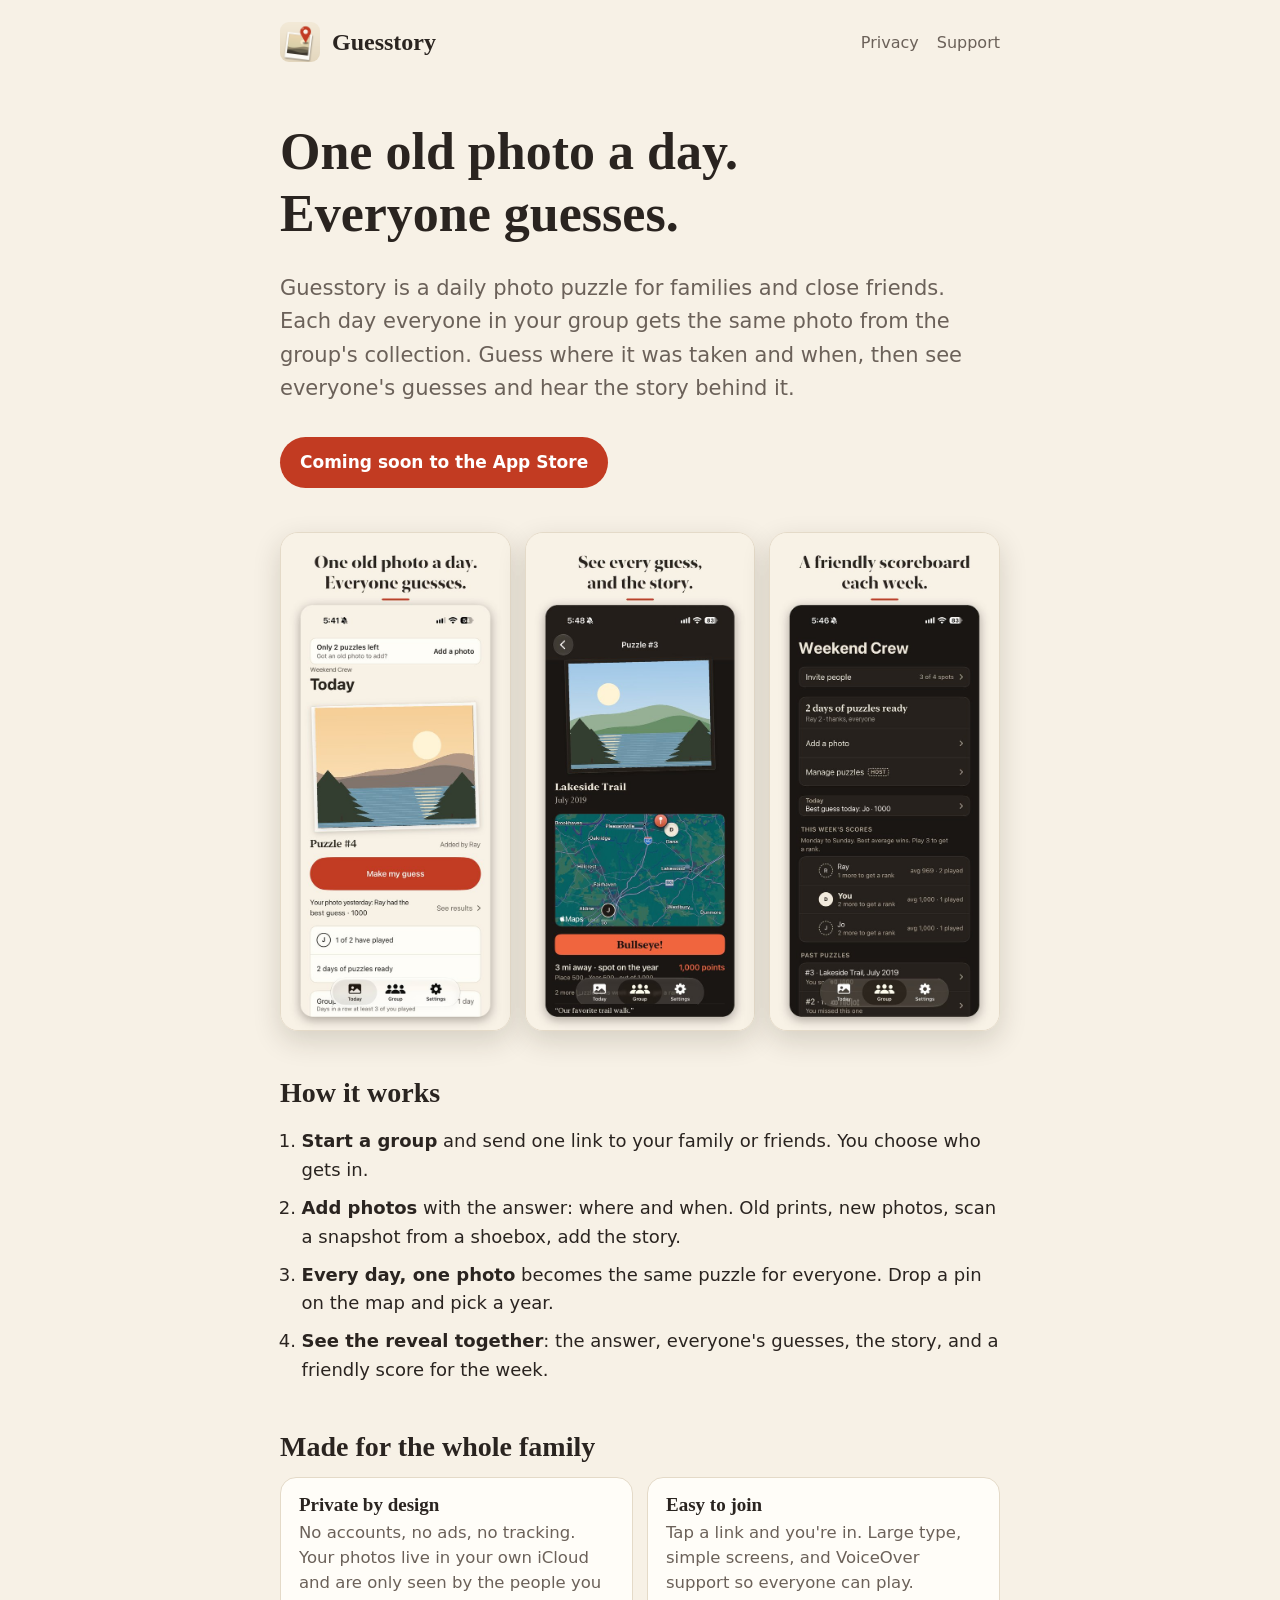
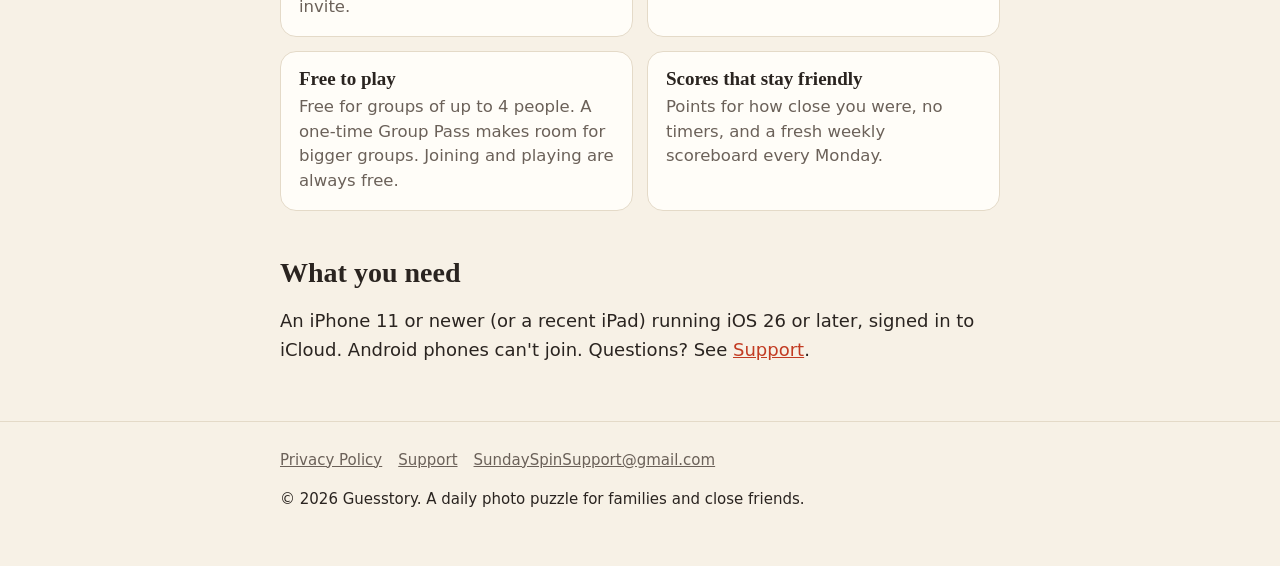
<file: index.html>
<!DOCTYPE html>
<html lang="en">
<head>
<meta charset="utf-8">
<meta name="viewport" content="width=device-width, initial-scale=1">
<title>Guesstory: a daily photo puzzle for families and friends</title>
<meta name="description" content="One old photo a day. Everyone guesses where and when, then sees the reveal together.">
<meta name="color-scheme" content="light dark">
<link rel="icon" type="image/png" href="assets/favicon.png">
<link rel="apple-touch-icon" href="assets/icon.png">
<link rel="stylesheet" href="style.css">
</head>
<body>
<header class="site"><div class="wrap">
<a class="brand" href="index.html"><img src="assets/icon.png" alt="" width="40" height="40">Guesstory</a>
<nav><a href="privacy-policy.html">Privacy</a><a href="support.html">Support</a></nav>
</div></header>
<main class="wrap">

<section class="hero">
<h1>One old photo a day.<br>Everyone guesses.</h1>
<p class="lead">Guesstory is a daily photo puzzle for families and close friends. Each day everyone in your group gets the same photo from the group's collection. Guess where it was taken and when, then see everyone's guesses and hear the story behind it.</p>
<span class="badge">Coming soon to the App Store</span>
</section>

<div class="shots">
<img src="assets/today.jpg" alt="Today's photo puzzle with a Make my guess button" loading="lazy">
<img src="assets/reveal.jpg" alt="The reveal: the answer on a map with everyone's pins" loading="lazy">
<img src="assets/scores.jpg" alt="This week's scores for the group" loading="lazy">
</div>

<h2>How it works</h2>
<ol class="steps">
<li><strong>Start a group</strong> and send one link to your family or friends. You choose who gets in.</li>
<li><strong>Add photos</strong> with the answer: where and when. Old prints, new photos, scan a snapshot from a shoebox, add the story.</li>
<li><strong>Every day, one photo</strong> becomes the same puzzle for everyone. Drop a pin on the map and pick a year.</li>
<li><strong>See the reveal together</strong>: the answer, everyone's guesses, the story, and a friendly score for the week.</li>
</ol>

<h2>Made for the whole family</h2>
<div class="cards">
<div class="card"><h3>Private by design</h3><p>No accounts, no ads, no tracking. Your photos live in your own iCloud and are only seen by the people you invite.</p></div>
<div class="card"><h3>Easy to join</h3><p>Tap a link and you're in. Large type, simple screens, and VoiceOver support so everyone can play.</p></div>
<div class="card"><h3>Free to play</h3><p>Free for groups of up to 4 people. A one-time Group Pass makes room for bigger groups. Joining and playing are always free.</p></div>
<div class="card"><h3>Scores that stay friendly</h3><p>Points for how close you were, no timers, and a fresh weekly scoreboard every Monday.</p></div>
</div>

<h2>What you need</h2>
<p>An iPhone 11 or newer (or a recent iPad) running iOS 26 or later, signed in to iCloud. Android phones can't join. Questions? See <a href="support.html">Support</a>.</p>

</main>
<footer class="site"><div class="wrap">
<a href="privacy-policy.html">Privacy Policy</a><a href="support.html">Support</a><a href="mailto:SundaySpinSupport@gmail.com">SundaySpinSupport@gmail.com</a>
<p>&copy; 2026 Guesstory. A daily photo puzzle for families and close friends.</p>
</div></footer>
</body>
</html>
</file>
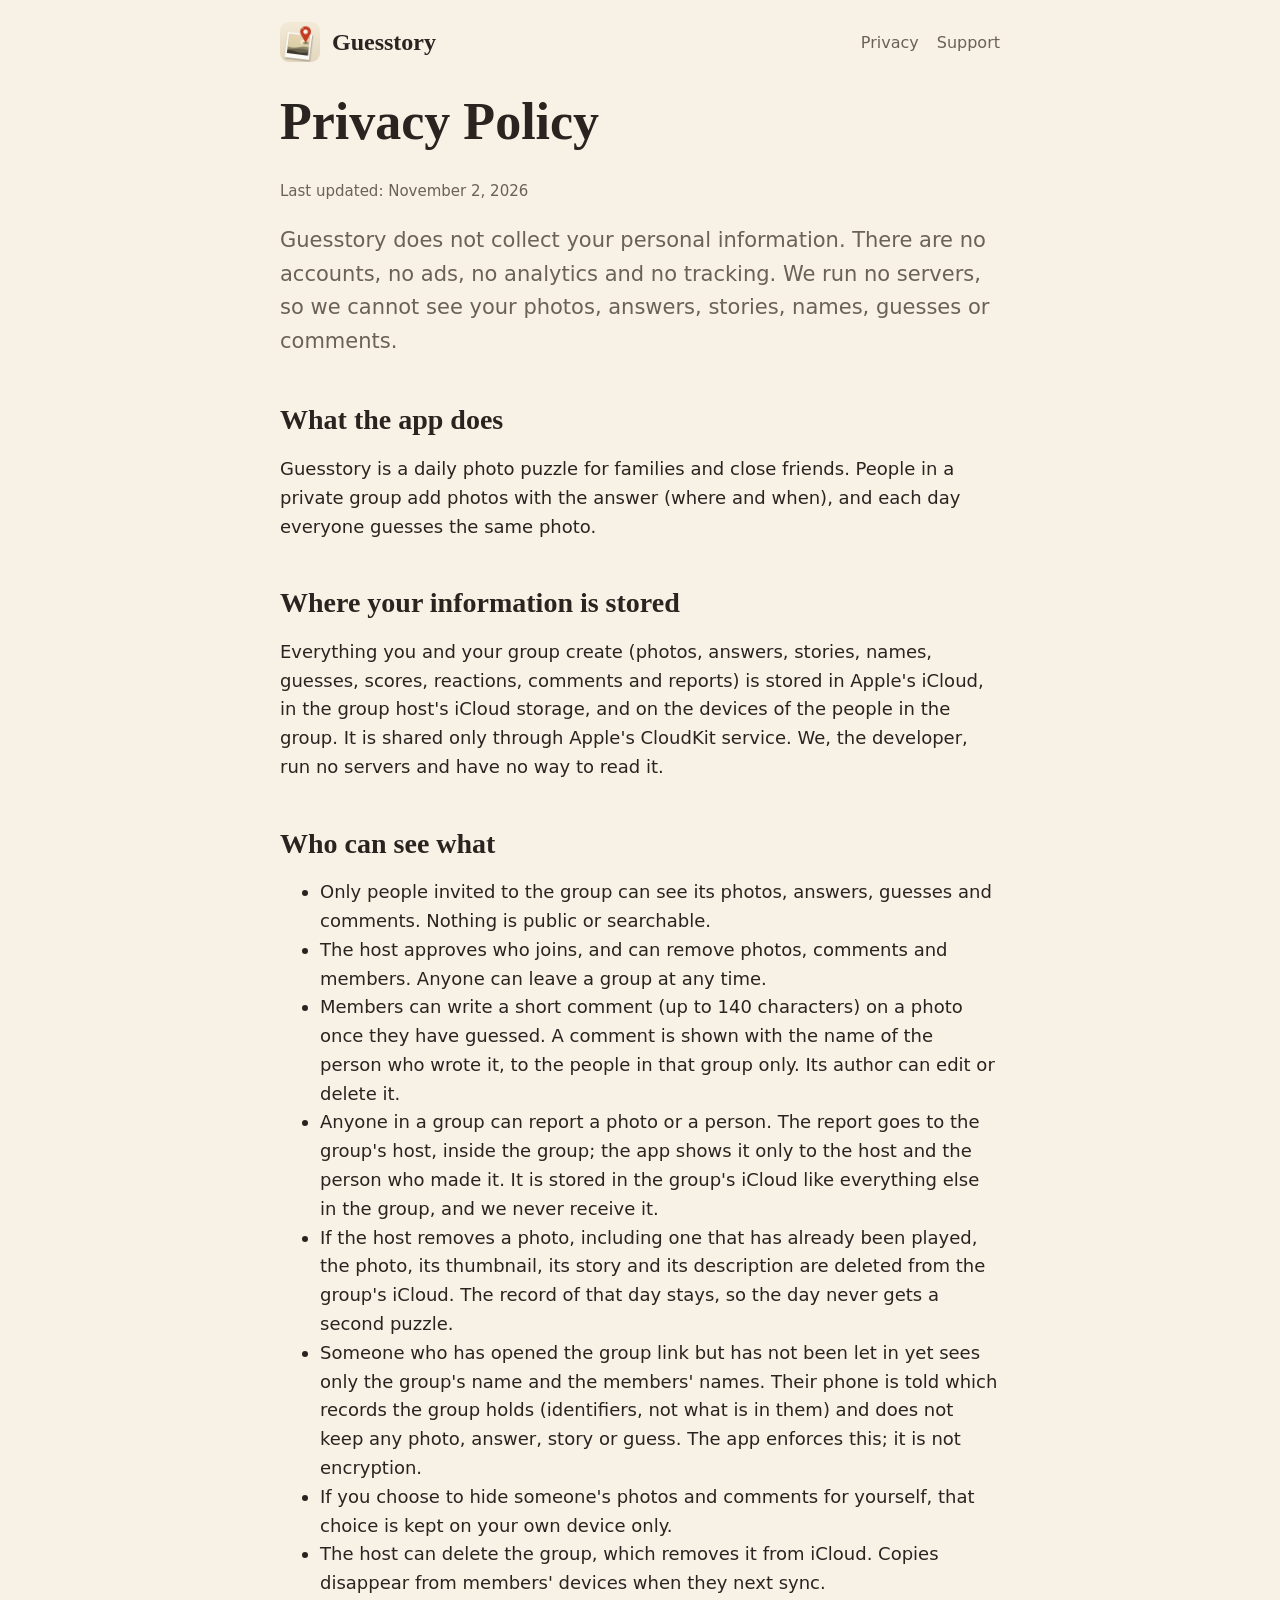
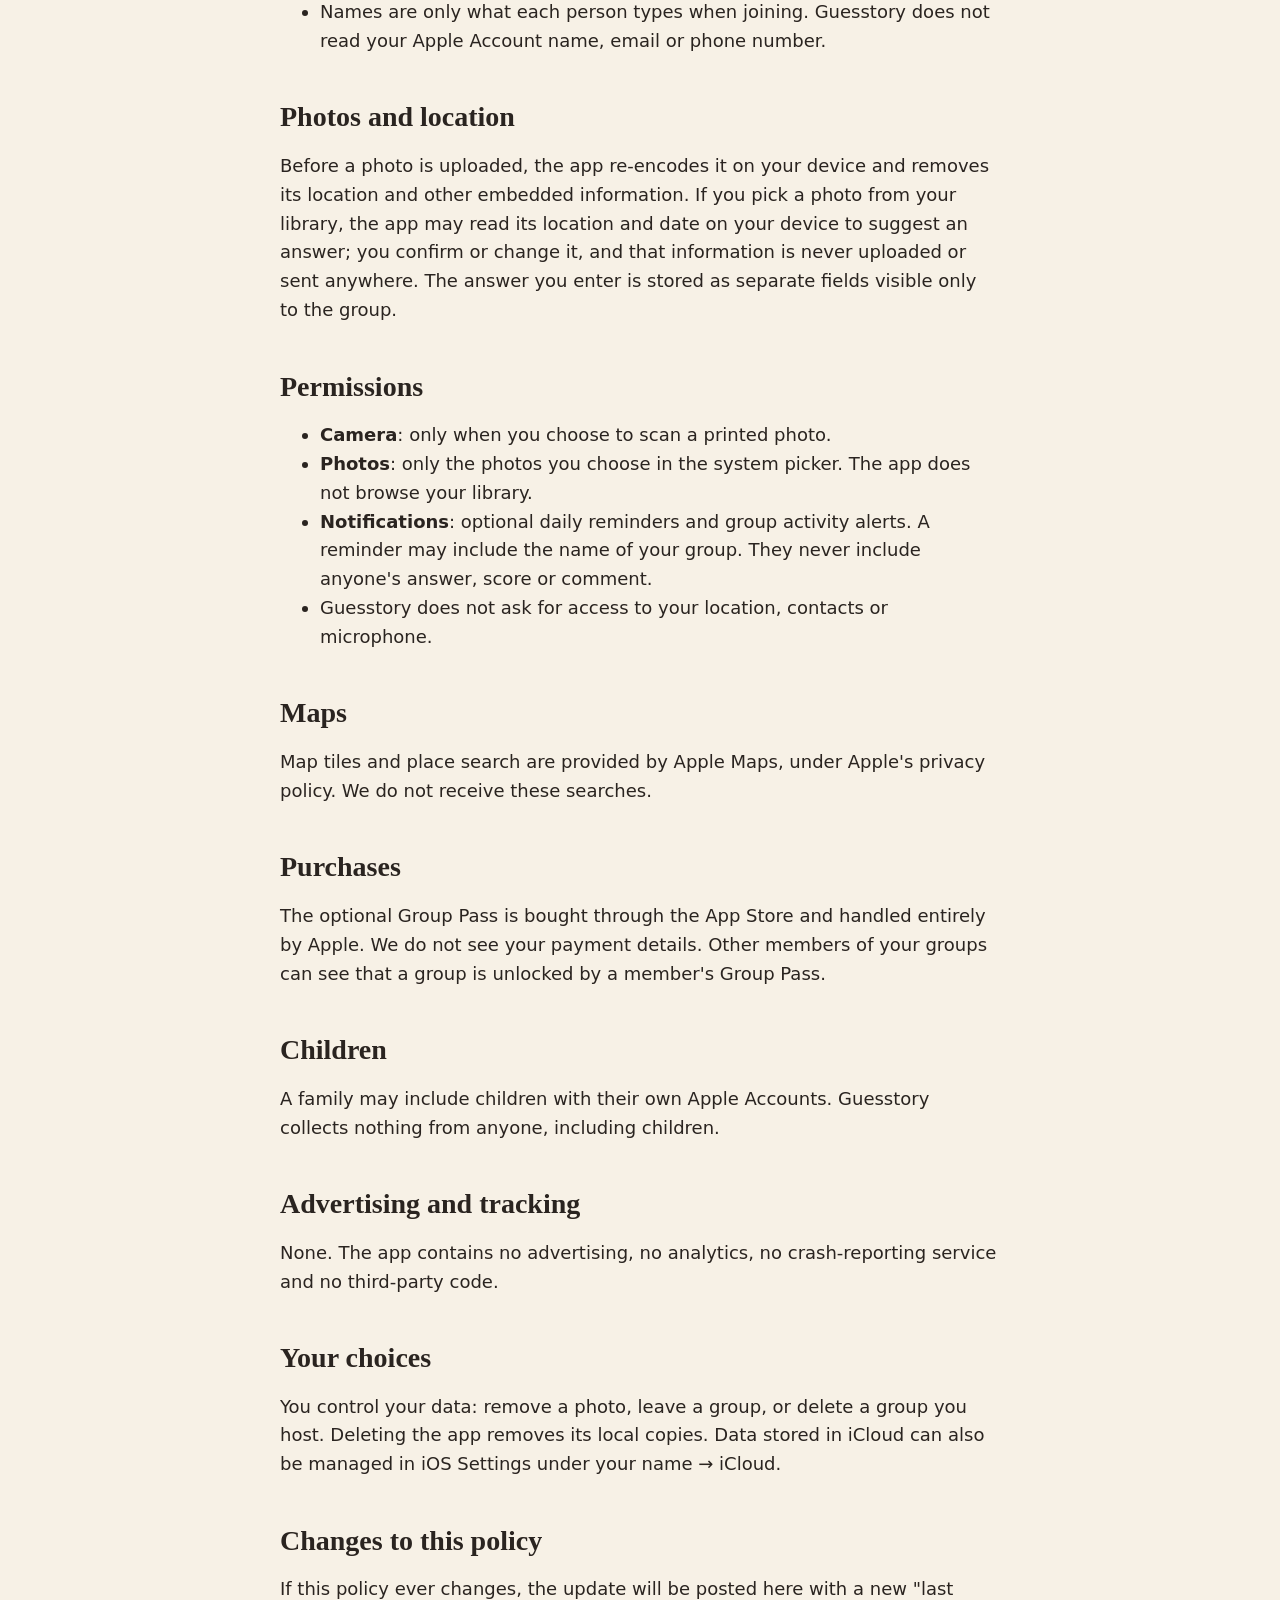
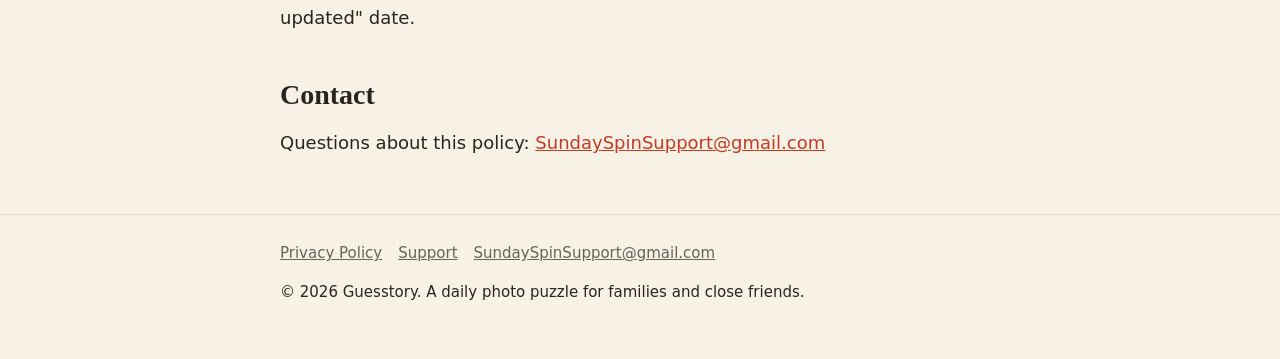
<file: privacy-policy.html>
<!DOCTYPE html>
<html lang="en">
<head>
<meta charset="utf-8">
<meta name="viewport" content="width=device-width, initial-scale=1">
<title>Guesstory Privacy Policy</title>
<meta name="description" content="Guesstory collects no personal information. No accounts, ads or tracking.">
<meta name="color-scheme" content="light dark">
<link rel="icon" type="image/png" href="assets/favicon.png">
<link rel="apple-touch-icon" href="assets/icon.png">
<link rel="stylesheet" href="style.css">
</head>
<body>
<header class="site"><div class="wrap">
<a class="brand" href="index.html"><img src="assets/icon.png" alt="" width="40" height="40">Guesstory</a>
<nav><a href="privacy-policy.html">Privacy</a><a href="support.html">Support</a></nav>
</div></header>
<main class="wrap">

<h1>Privacy Policy</h1>
<p class="updated">Last updated: November 2, 2026</p>
<p class="lead">Guesstory does not collect your personal information. There are no accounts, no ads, no analytics and no tracking. We run no servers, so we cannot see your photos, answers, stories, names, guesses or comments.</p>

<h2>What the app does</h2>
<p>Guesstory is a daily photo puzzle for families and close friends. People in a private group add photos with the answer (where and when), and each day everyone guesses the same photo.</p>

<h2>Where your information is stored</h2>
<p>Everything you and your group create (photos, answers, stories, names, guesses, scores, reactions, comments and reports) is stored in Apple's iCloud, in the group host's iCloud storage, and on the devices of the people in the group. It is shared only through Apple's CloudKit service. We, the developer, run no servers and have no way to read it.</p>

<h2>Who can see what</h2>
<ul>
<li>Only people invited to the group can see its photos, answers, guesses and comments. Nothing is public or searchable.</li>
<li>The host approves who joins, and can remove photos, comments and members. Anyone can leave a group at any time.</li>
<li>Members can write a short comment (up to 140 characters) on a photo once they have guessed. A comment is shown with the name of the person who wrote it, to the people in that group only. Its author can edit or delete it.</li>
<li>Anyone in a group can report a photo or a person. The report goes to the group's host, inside the group; the app shows it only to the host and the person who made it. It is stored in the group's iCloud like everything else in the group, and we never receive it.</li>
<li>If the host removes a photo, including one that has already been played, the photo, its thumbnail, its story and its description are deleted from the group's iCloud. The record of that day stays, so the day never gets a second puzzle.</li>
<li>Someone who has opened the group link but has not been let in yet sees only the group's name and the members' names. Their phone is told which records the group holds (identifiers, not what is in them) and does not keep any photo, answer, story or guess. The app enforces this; it is not encryption.</li>
<li>If you choose to hide someone's photos and comments for yourself, that choice is kept on your own device only.</li>
<li>The host can delete the group, which removes it from iCloud. Copies disappear from members' devices when they next sync.</li>
<li>Names are only what each person types when joining. Guesstory does not read your Apple Account name, email or phone number.</li>
</ul>

<h2>Photos and location</h2>
<p>Before a photo is uploaded, the app re-encodes it on your device and removes its location and other embedded information. If you pick a photo from your library, the app may read its location and date on your device to suggest an answer; you confirm or change it, and that information is never uploaded or sent anywhere. The answer you enter is stored as separate fields visible only to the group.</p>

<h2>Permissions</h2>
<ul>
<li><strong>Camera</strong>: only when you choose to scan a printed photo.</li>
<li><strong>Photos</strong>: only the photos you choose in the system picker. The app does not browse your library.</li>
<li><strong>Notifications</strong>: optional daily reminders and group activity alerts. A reminder may include the name of your group. They never include anyone's answer, score or comment.</li>
<li>Guesstory does not ask for access to your location, contacts or microphone.</li>
</ul>

<h2>Maps</h2>
<p>Map tiles and place search are provided by Apple Maps, under Apple's privacy policy. We do not receive these searches.</p>

<h2>Purchases</h2>
<p>The optional Group Pass is bought through the App Store and handled entirely by Apple. We do not see your payment details. Other members of your groups can see that a group is unlocked by a member's Group Pass.</p>

<h2>Children</h2>
<p>A family may include children with their own Apple Accounts. Guesstory collects nothing from anyone, including children.</p>

<h2>Advertising and tracking</h2>
<p>None. The app contains no advertising, no analytics, no crash-reporting service and no third-party code.</p>

<h2>Your choices</h2>
<p>You control your data: remove a photo, leave a group, or delete a group you host. Deleting the app removes its local copies. Data stored in iCloud can also be managed in iOS Settings under your name &rarr; iCloud.</p>

<h2>Changes to this policy</h2>
<p>If this policy ever changes, the update will be posted here with a new "last updated" date.</p>

<h2>Contact</h2>
<p>Questions about this policy: <a href="mailto:SundaySpinSupport@gmail.com">SundaySpinSupport@gmail.com</a></p>

</main>
<footer class="site"><div class="wrap">
<a href="privacy-policy.html">Privacy Policy</a><a href="support.html">Support</a><a href="mailto:SundaySpinSupport@gmail.com">SundaySpinSupport@gmail.com</a>
<p>&copy; 2026 Guesstory. A daily photo puzzle for families and close friends.</p>
</div></footer>
</body>
</html>
</file>
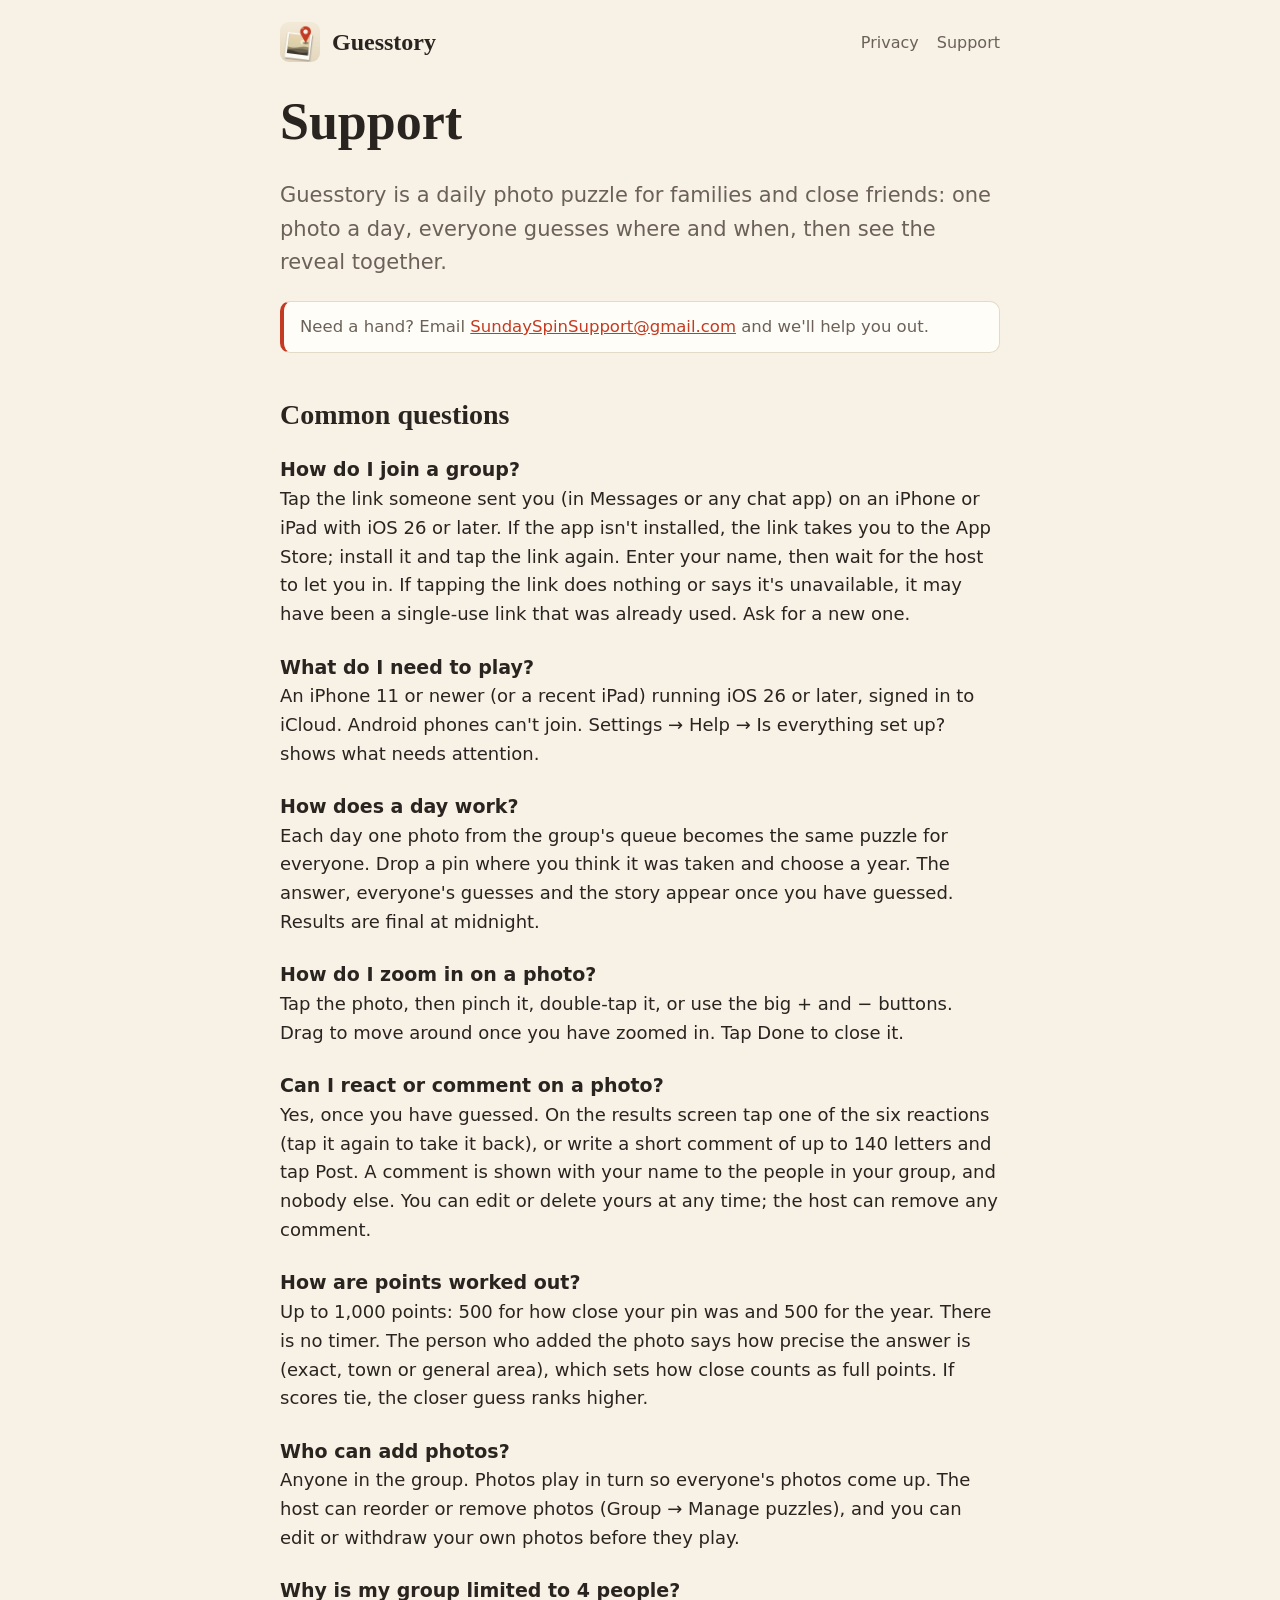
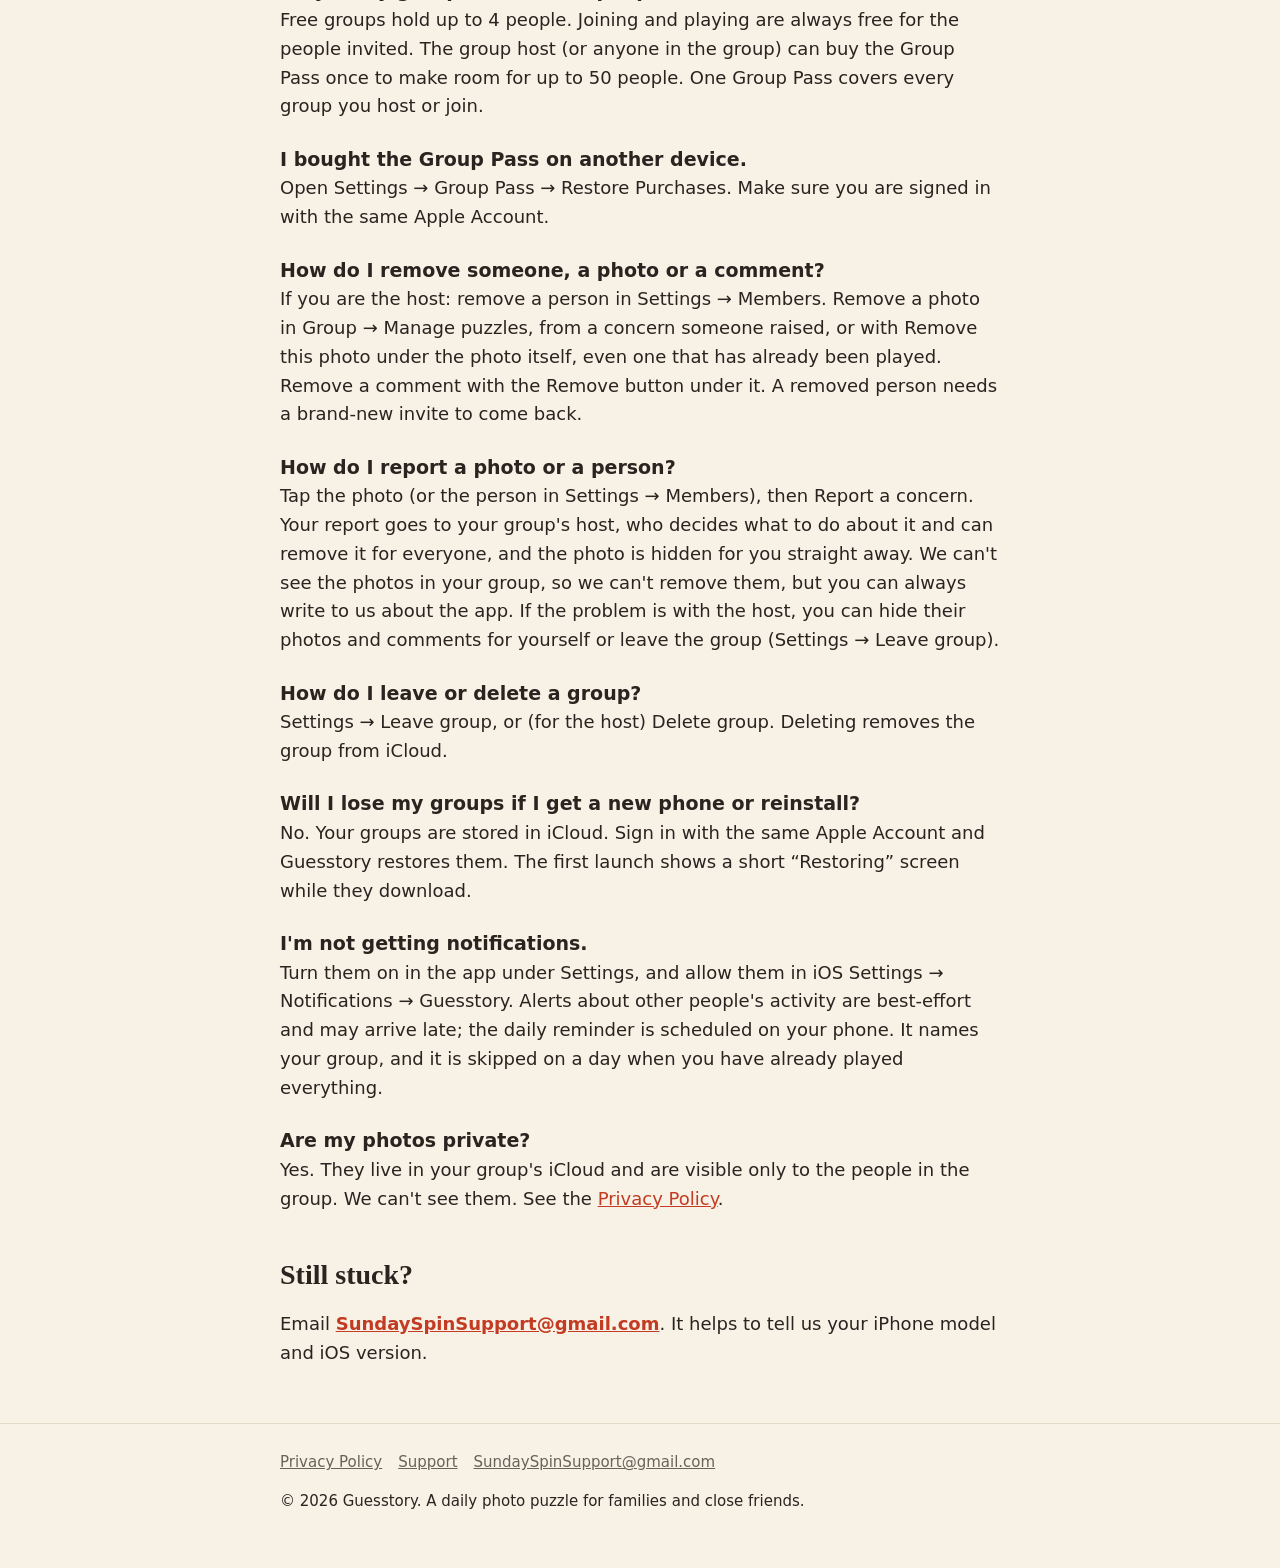
<file: support.html>
<!DOCTYPE html>
<html lang="en">
<head>
<meta charset="utf-8">
<meta name="viewport" content="width=device-width, initial-scale=1">
<title>Guesstory Support</title>
<meta name="description" content="Help for Guesstory: joining, groups, the Group Pass, privacy and troubleshooting.">
<meta name="color-scheme" content="light dark">
<link rel="icon" type="image/png" href="assets/favicon.png">
<link rel="apple-touch-icon" href="assets/icon.png">
<link rel="stylesheet" href="style.css">
</head>
<body>
<header class="site"><div class="wrap">
<a class="brand" href="index.html"><img src="assets/icon.png" alt="" width="40" height="40">Guesstory</a>
<nav><a href="privacy-policy.html">Privacy</a><a href="support.html">Support</a></nav>
</div></header>
<main class="wrap">

<h1>Support</h1>
<p class="lead">Guesstory is a daily photo puzzle for families and close friends: one photo a day, everyone guesses where and when, then see the reveal together.</p>
<div class="note">Need a hand? Email <a href="mailto:SundaySpinSupport@gmail.com">SundaySpinSupport@gmail.com</a> and we'll help you out.</div>
<h2>Common questions</h2>
<div class="faq">
<h3>How do I join a group?</h3><p>Tap the link someone sent you (in Messages or any chat app) on an iPhone or iPad with iOS 26 or later. If the app isn't installed, the link takes you to the App Store; install it and tap the link again. Enter your name, then wait for the host to let you in. If tapping the link does nothing or says it's unavailable, it may have been a single-use link that was already used. Ask for a new one.</p>
<h3>What do I need to play?</h3><p>An iPhone 11 or newer (or a recent iPad) running iOS 26 or later, signed in to iCloud. Android phones can't join. Settings &rarr; Help &rarr; Is everything set up? shows what needs attention.</p>
<h3>How does a day work?</h3><p>Each day one photo from the group's queue becomes the same puzzle for everyone. Drop a pin where you think it was taken and choose a year. The answer, everyone's guesses and the story appear once you have guessed. Results are final at midnight.</p>
<h3>How do I zoom in on a photo?</h3><p>Tap the photo, then pinch it, double-tap it, or use the big + and &minus; buttons. Drag to move around once you have zoomed in. Tap Done to close it.</p>
<h3>Can I react or comment on a photo?</h3><p>Yes, once you have guessed. On the results screen tap one of the six reactions (tap it again to take it back), or write a short comment of up to 140 letters and tap Post. A comment is shown with your name to the people in your group, and nobody else. You can edit or delete yours at any time; the host can remove any comment.</p>
<h3>How are points worked out?</h3><p>Up to 1,000 points: 500 for how close your pin was and 500 for the year. There is no timer. The person who added the photo says how precise the answer is (exact, town or general area), which sets how close counts as full points. If scores tie, the closer guess ranks higher.</p>
<h3>Who can add photos?</h3><p>Anyone in the group. Photos play in turn so everyone's photos come up. The host can reorder or remove photos (Group &rarr; Manage puzzles), and you can edit or withdraw your own photos before they play.</p>
<h3>Why is my group limited to 4 people?</h3><p>Free groups hold up to 4 people. Joining and playing are always free for the people invited. The group host (or anyone in the group) can buy the Group Pass once to make room for up to 50 people. One Group Pass covers every group you host or join.</p>
<h3>I bought the Group Pass on another device.</h3><p>Open Settings &rarr; Group Pass &rarr; Restore Purchases. Make sure you are signed in with the same Apple Account.</p>
<h3>How do I remove someone, a photo or a comment?</h3><p>If you are the host: remove a person in Settings &rarr; Members. Remove a photo in Group &rarr; Manage puzzles, from a concern someone raised, or with Remove this photo under the photo itself, even one that has already been played. Remove a comment with the Remove button under it. A removed person needs a brand-new invite to come back.</p>
<h3>How do I report a photo or a person?</h3><p>Tap the photo (or the person in Settings &rarr; Members), then Report a concern. Your report goes to your group's host, who decides what to do about it and can remove it for everyone, and the photo is hidden for you straight away. We can't see the photos in your group, so we can't remove them, but you can always write to us about the app. If the problem is with the host, you can hide their photos and comments for yourself or leave the group (Settings &rarr; Leave group).</p>
<h3>How do I leave or delete a group?</h3><p>Settings &rarr; Leave group, or (for the host) Delete group. Deleting removes the group from iCloud.</p>
<h3>Will I lose my groups if I get a new phone or reinstall?</h3><p>No. Your groups are stored in iCloud. Sign in with the same Apple Account and Guesstory restores them. The first launch shows a short &ldquo;Restoring&rdquo; screen while they download.</p>
<h3>I'm not getting notifications.</h3><p>Turn them on in the app under Settings, and allow them in iOS Settings &rarr; Notifications &rarr; Guesstory. Alerts about other people's activity are best-effort and may arrive late; the daily reminder is scheduled on your phone. It names your group, and it is skipped on a day when you have already played everything.</p>
<h3>Are my photos private?</h3><p>Yes. They live in your group's iCloud and are visible only to the people in the group. We can't see them. See the <a href='privacy-policy.html'>Privacy Policy</a>.</p>
</div>
<h2>Still stuck?</h2>
<p>Email <strong><a href="mailto:SundaySpinSupport@gmail.com">SundaySpinSupport@gmail.com</a></strong>. It helps to tell us your iPhone model and iOS version.</p>

</main>
<footer class="site"><div class="wrap">
<a href="privacy-policy.html">Privacy Policy</a><a href="support.html">Support</a><a href="mailto:SundaySpinSupport@gmail.com">SundaySpinSupport@gmail.com</a>
<p>&copy; 2026 Guesstory. A daily photo puzzle for families and close friends.</p>
</div></footer>
</body>
</html>
</file>
<file: style.css>
:root{--paper:#F7F1E6;--ink:#2A2420;--ink2:#6B6159;--card:#FFFDF8;--line:#E4DAC8;--accent:#C23B22;--accent-ink:#fff}
@media (prefers-color-scheme:dark){:root{--paper:#1A1613;--ink:#F3EBDD;--ink2:#B5AA9C;--card:#26211D;--line:#3A332D;--accent:#E0583A}}
*{box-sizing:border-box}
html{-webkit-text-size-adjust:100%}
body{margin:0;background:var(--paper);color:var(--ink);font:18px/1.6 -apple-system,BlinkMacSystemFont,"SF Pro Text","Segoe UI",system-ui,sans-serif}
.wrap{max-width:760px;margin:0 auto;padding:0 20px}
header.site{padding:22px 0 8px}
header.site .wrap{display:flex;align-items:center;justify-content:space-between;gap:12px;flex-wrap:wrap}
.brand{display:flex;align-items:center;gap:12px;color:var(--ink);text-decoration:none;font:700 24px/1 "New York",ui-serif,Georgia,serif}
.brand img{width:40px;height:40px;border-radius:9px}
nav a{color:var(--ink2);text-decoration:none;margin-left:18px;font-size:16px}
nav a:hover{color:var(--accent)}
h1,h2,h3{font-family:"New York",ui-serif,Georgia,serif;line-height:1.2;margin:1.6em 0 .5em}
h1{font-size:clamp(34px,6vw,52px);margin-top:.4em}
h2{font-size:28px}h3{font-size:21px}
p,li{color:var(--ink)}
.lead{font-size:21px;color:var(--ink2);max-width:36em}
a{color:var(--accent)}
.hero{padding:30px 0 10px}
.badge{display:inline-block;margin:10px 0 0;padding:12px 20px;border-radius:999px;background:var(--accent);color:var(--accent-ink);font-weight:600;font-size:17px}
.shots{display:grid;grid-template-columns:repeat(3,1fr);gap:14px;margin:34px 0 8px}
.shots img{width:100%;height:auto;border-radius:18px;border:1px solid var(--line);box-shadow:0 10px 28px rgba(40,28,15,.16)}
@media(max-width:560px){.shots{grid-template-columns:1fr 1fr 1fr;gap:8px}.shots img{border-radius:11px}}
.cards{display:grid;grid-template-columns:1fr 1fr;gap:14px;margin:12px 0}
@media(max-width:560px){.cards{grid-template-columns:1fr}}
.card{background:var(--card);border:1px solid var(--line);border-radius:16px;padding:16px 18px}
.card h3{margin:0 0 4px;font-size:19px}.card p{margin:0;color:var(--ink2);font-size:16.5px;line-height:1.5}
ol.steps{padding-left:1.2em}ol.steps li{margin:.5em 0}
.faq h3{font-size:19px;margin:1.4em 0 .2em;font-family:-apple-system,system-ui,sans-serif;font-weight:650}
.faq p{margin:.2em 0 .6em;color:var(--ink)}
.note{background:var(--card);border:1px solid var(--line);border-left:4px solid var(--accent);border-radius:10px;padding:12px 16px;color:var(--ink2);font-size:16.5px}
footer.site{margin-top:56px;padding:26px 0 40px;border-top:1px solid var(--line);color:var(--ink2);font-size:15px}
footer.site a{color:var(--ink2);margin-right:16px}
.updated{color:var(--ink2);font-size:15px}
</file>
